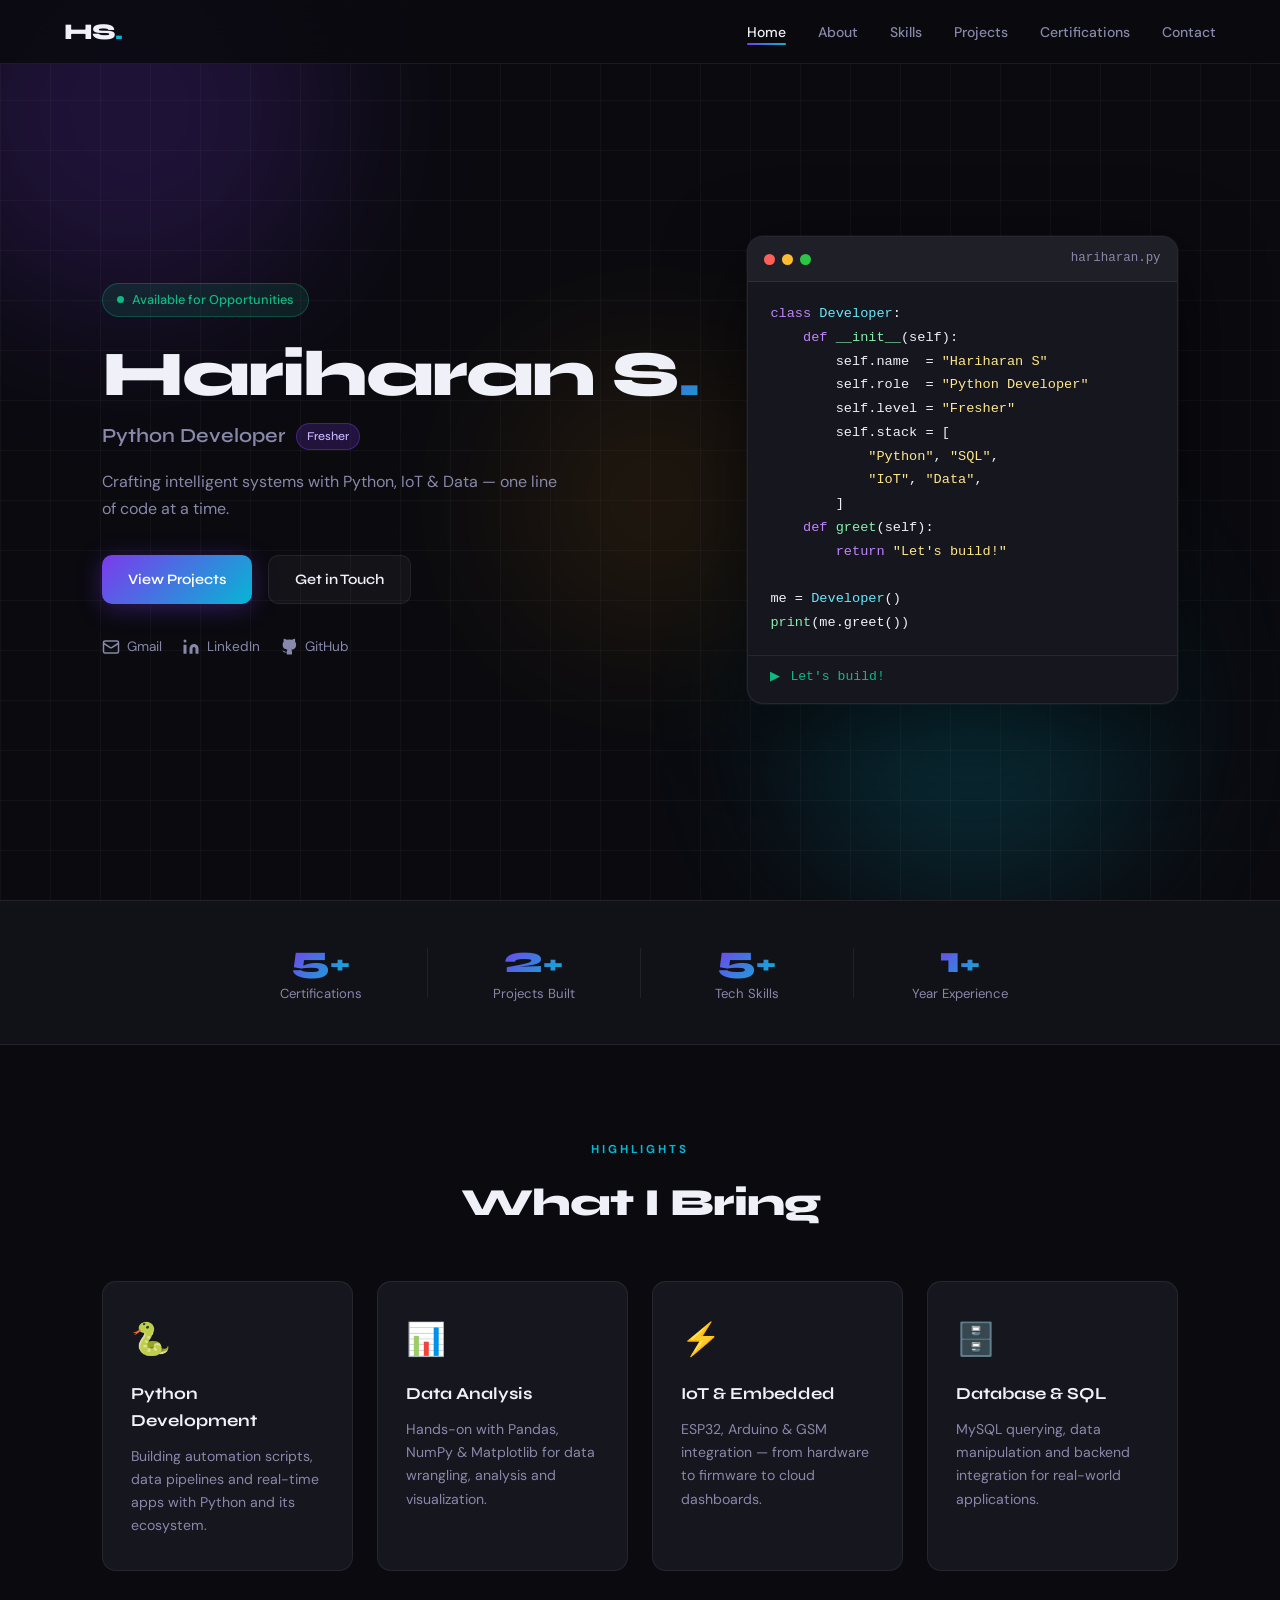
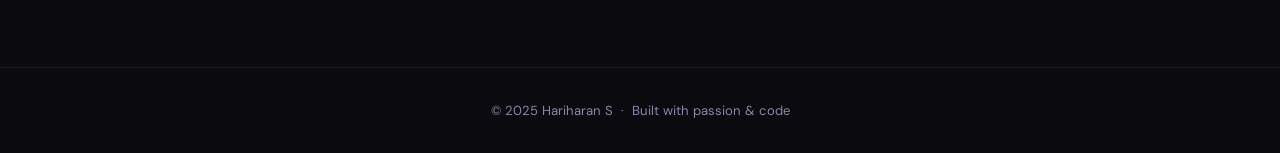
<file: index.html>
<!DOCTYPE html>
<html lang="en">
<head>
<meta charset="UTF-8"/>
<meta name="viewport" content="width=device-width, initial-scale=1.0"/>
<title>Hariharan S — Python Developer</title>
<link rel="preconnect" href="https://fonts.googleapis.com"/>
<link rel="preconnect" href="https://fonts.gstatic.com" crossorigin/>
<link href="https://fonts.googleapis.com/css2?family=Syne:wght@400;600;700;800&family=DM+Sans:ital,wght@0,300;0,400;0,500;1,300&display=swap" rel="stylesheet"/>
<link rel="stylesheet" href="style.css"/>
</head>
<body>

<!-- NAV -->
<nav class="nav">
  <div class="nav-logo">HS<span class="dot">.</span></div>
  <ul class="nav-links">
    <li><a href="index.html" class="active">Home</a></li>
    <li><a href="about.html">About</a></li>
    <li><a href="skills.html">Skills</a></li>
    <li><a href="projects.html">Projects</a></li>
    <li><a href="certifications.html">Certifications</a></li>
    <li><a href="contact.html">Contact</a></li>
  </ul>
  <button class="hamburger" id="hamburger">&#9776;</button>
</nav>

<!-- HERO -->
<section class="hero">
  <div class="hero-bg">
    <div class="blob blob-1"></div>
    <div class="blob blob-2"></div>
    <div class="blob blob-3"></div>
    <div class="grid-overlay"></div>
  </div>

  <div class="hero-content">
    <div class="hero-badge">
      <span class="badge-dot"></span> Available for Opportunities
    </div>
    <h1 class="hero-name">
      <span class="line-reveal">Hariharan S</span><span class="accent delay-1">.</span>
    </h1>
    <p class="hero-role">Python Developer <span class="tag">Fresher</span></p>
    <p class="hero-sub">Crafting intelligent systems with Python, IoT & Data — one line of code at a time.</p>
    <div class="hero-cta">
      <a href="projects.html" class="btn btn-primary">View Projects</a>
      <a href="contact.html" class="btn btn-outline">Get in Touch</a>
    </div>
    <div class="hero-socials">
      <a href="mailto:hariharan.s.career@gmail.com" class="social-link">
        <svg width="18" height="18" viewBox="0 0 24 24" fill="none" stroke="currentColor" stroke-width="2"><rect x="2" y="4" width="20" height="16" rx="2"/><path d="m22 7-8.97 5.7a1.94 1.94 0 0 1-2.06 0L2 7"/></svg>
        Gmail
      </a>
      <a href="https://linkedin.com/in/03-hariharan-s" target="_blank" class="social-link">
        <svg width="18" height="18" viewBox="0 0 24 24" fill="currentColor"><path d="M16 8a6 6 0 0 1 6 6v7h-4v-7a2 2 0 0 0-2-2 2 2 0 0 0-2 2v7h-4v-7a6 6 0 0 1 6-6z"/><rect x="2" y="9" width="4" height="12"/><circle cx="4" cy="4" r="2"/></svg>
        LinkedIn
      </a>
      <a href="https://hariharan-s-dev.github.io" target="_blank" class="social-link">
        <svg width="18" height="18" viewBox="0 0 24 24" fill="currentColor"><path d="M9 19c-5 1.5-5-2.5-7-3m14 6v-3.87a3.37 3.37 0 0 0-.94-2.61c3.14-.35 6.44-1.54 6.44-7A5.44 5.44 0 0 0 20 4.77 5.07 5.07 0 0 0 19.91 1S18.73.65 16 2.48a13.38 13.38 0 0 0-7 0C6.27.65 5.09 1 5.09 1A5.07 5.07 0 0 0 5 4.77a5.44 5.44 0 0 0-1.5 3.78c0 5.42 3.3 6.61 6.44 7A3.37 3.37 0 0 0 9 18.13V22"/></svg>
        GitHub
      </a>
    </div>
  </div>

  <div class="hero-visual">
    <div class="code-card">
      <div class="code-header">
        <span class="dot-r"></span><span class="dot-y"></span><span class="dot-g"></span>
        <span class="code-file">hariharan.py</span>
      </div>
      <pre class="code-body"><span class="kw">class</span> <span class="cn">Developer</span>:
    <span class="kw">def</span> <span class="fn">__init__</span>(self):
        self.name  = <span class="str">"Hariharan S"</span>
        self.role  = <span class="str">"Python Developer"</span>
        self.level = <span class="str">"Fresher"</span>
        self.stack = [
            <span class="str">"Python"</span>, <span class="str">"SQL"</span>,
            <span class="str">"IoT"</span>, <span class="str">"Data"</span>,
        ]
    <span class="kw">def</span> <span class="fn">greet</span>(self):
        <span class="kw">return</span> <span class="str">"Let's build!"</span>

me = <span class="cn">Developer</span>()
<span class="fn">print</span>(me.greet())</pre>
      <div class="code-output">
        <span class="out-arrow">▶</span> <span class="out-text">Let's build!</span>
      </div>
    </div>
  </div>
</section>

<!-- QUICK STATS -->
<section class="stats-strip">
  <div class="stat-item">
    <span class="stat-num">5<span class="plus">+</span></span>
    <span class="stat-label">Certifications</span>
  </div>
  <div class="stat-divider"></div>
  <div class="stat-item">
    <span class="stat-num">2<span class="plus">+</span></span>
    <span class="stat-label">Projects Built</span>
  </div>
  <div class="stat-divider"></div>
  <div class="stat-item">
    <span class="stat-num">5<span class="plus">+</span></span>
    <span class="stat-label">Tech Skills</span>
  </div>
  <div class="stat-divider"></div>
  <div class="stat-item">
    <span class="stat-num">1<span class="plus">+</span></span>
    <span class="stat-label">Year Experience</span>
  </div>
</section>

<!-- FEATURED -->
<section class="featured">
  <div class="section-tag">HIGHLIGHTS</div>
  <h2 class="section-title">What I Bring</h2>
  <div class="cards-grid">
    <div class="feat-card">
      <div class="feat-icon">🐍</div>
      <h3>Python Development</h3>
      <p>Building automation scripts, data pipelines and real-time apps with Python and its ecosystem.</p>
    </div>
    <div class="feat-card">
      <div class="feat-icon">📊</div>
      <h3>Data Analysis</h3>
      <p>Hands-on with Pandas, NumPy & Matplotlib for data wrangling, analysis and visualization.</p>
    </div>
    <div class="feat-card">
      <div class="feat-icon">⚡</div>
      <h3>IoT & Embedded</h3>
      <p>ESP32, Arduino & GSM integration — from hardware to firmware to cloud dashboards.</p>
    </div>
    <div class="feat-card">
      <div class="feat-icon">🗄️</div>
      <h3>Database & SQL</h3>
      <p>MySQL querying, data manipulation and backend integration for real-world applications.</p>
    </div>
  </div>
</section>

<footer class="footer">
  <p>© 2025 Hariharan S &nbsp;·&nbsp; Built with passion &amp; code</p>
</footer>

<script src="nav.js"></script>
</body>
</html>
</file>
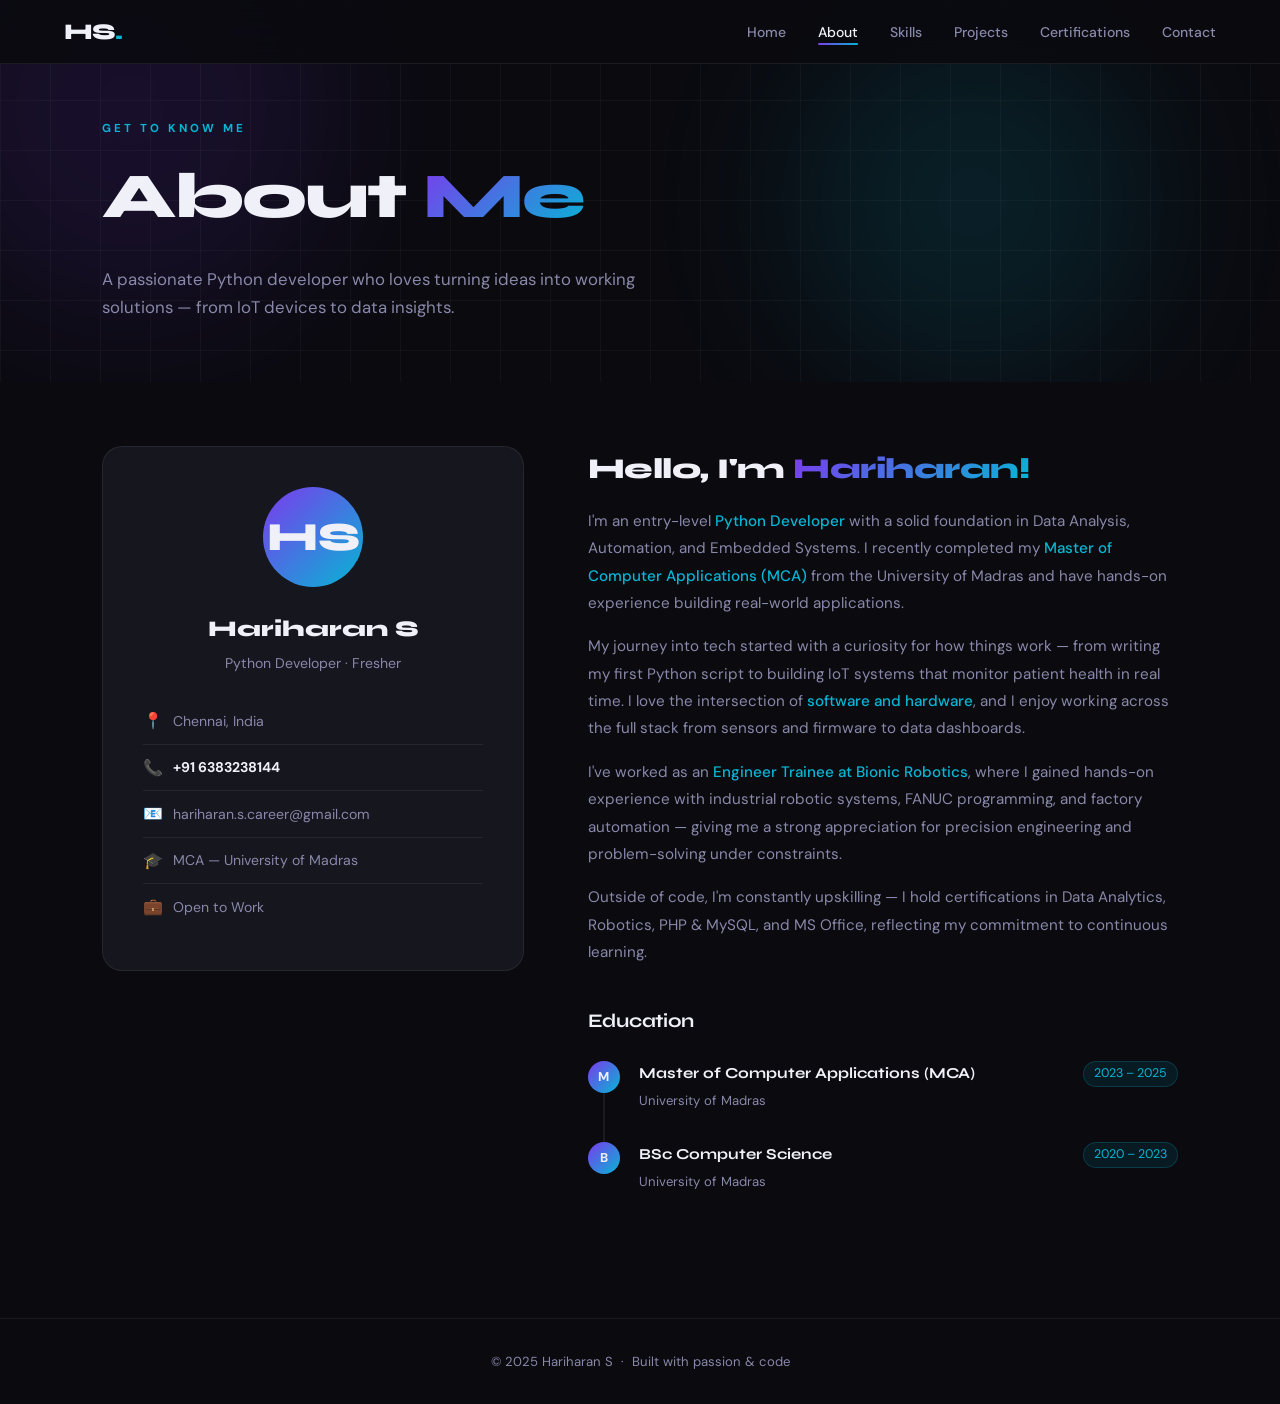
<file: about.html>
<!DOCTYPE html>
<html lang="en">
<head>
<meta charset="UTF-8"/>
<meta name="viewport" content="width=device-width, initial-scale=1.0"/>
<title>About — Hariharan S</title>
<link rel="preconnect" href="https://fonts.googleapis.com"/>
<link rel="preconnect" href="https://fonts.gstatic.com" crossorigin/>
<link href="https://fonts.googleapis.com/css2?family=Syne:wght@400;600;700;800&family=DM+Sans:ital,wght@0,300;0,400;0,500;1,300&display=swap" rel="stylesheet"/>
<link rel="stylesheet" href="style.css"/>
</head>
<body>
<nav class="nav">
  <div class="nav-logo">HS<span class="dot">.</span></div>
  <ul class="nav-links">
    <li><a href="index.html">Home</a></li>
    <li><a href="about.html" class="active">About</a></li>
    <li><a href="skills.html">Skills</a></li>
    <li><a href="projects.html">Projects</a></li>
    <li><a href="certifications.html">Certifications</a></li>
    <li><a href="contact.html">Contact</a></li>
  </ul>
  <button class="hamburger" id="hamburger">&#9776;</button>
</nav>

<section class="page-hero">
  <div class="page-hero-bg">
    <div class="blob blob-1"></div>
    <div class="blob blob-2"></div>
    <div class="grid-overlay"></div>
  </div>
  <div class="page-hero-inner">
    <div class="section-tag">GET TO KNOW ME</div>
    <h1>About <span class="accent">Me</span></h1>
    <p>A passionate Python developer who loves turning ideas into working solutions — from IoT devices to data insights.</p>
  </div>
</section>

<div class="about-grid">
  <!-- Sidebar card -->
  <div class="about-card">
    <div class="avatar-ring">HS</div>
    <h2>Hariharan S</h2>
    <p class="role">Python Developer · Fresher</p>
    <div class="info-row">
      <span class="info-icon">📍</span>
      <span>Chennai, India</span>
    </div>
    <div class="info-row">
      <span class="info-icon">📞</span>
      <strong>+91 6383238144</strong>
    </div>
    <div class="info-row">
      <span class="info-icon">📧</span>
      <span style="word-break:break-all;">hariharan.s.career@gmail.com</span>
    </div>
    <div class="info-row">
      <span class="info-icon">🎓</span>
      <span>MCA — University of Madras</span>
    </div>
    <div class="info-row">
      <span class="info-icon">💼</span>
      <span>Open to Work</span>
    </div>
  </div>

  <!-- Content -->
  <div class="about-content">
    <h2>Hello, I'm <span class="accent">Hariharan!</span></h2>
    <p>
      I'm an entry-level <span class="highlight">Python Developer</span> with a solid foundation in 
      Data Analysis, Automation, and Embedded Systems. I recently completed my 
      <span class="highlight">Master of Computer Applications (MCA)</span> from the University of Madras 
      and have hands-on experience building real-world applications.
    </p>
    <p>
      My journey into tech started with a curiosity for how things work — from writing my first Python script 
      to building IoT systems that monitor patient health in real time. I love the intersection of 
      <span class="highlight">software and hardware</span>, and I enjoy working across the full stack 
      from sensors and firmware to data dashboards.
    </p>
    <p>
      I've worked as an <span class="highlight">Engineer Trainee at Bionic Robotics</span>, where I gained 
      hands-on experience with industrial robotic systems, FANUC programming, and factory automation — 
      giving me a strong appreciation for precision engineering and problem-solving under constraints.
    </p>
    <p>
      Outside of code, I'm constantly upskilling — I hold certifications in Data Analytics, Robotics, 
      PHP & MySQL, and MS Office, reflecting my commitment to continuous learning.
    </p>

    <!-- Education Timeline -->
    <div class="edu-timeline">
      <h3>Education</h3>
      <div class="edu-item">
        <div class="edu-dot">M</div>
        <div class="edu-info">
          <h4>Master of Computer Applications (MCA)</h4>
          <span>University of Madras</span>
        </div>
        <span class="edu-date">2023 – 2025</span>
      </div>
      <div class="edu-item">
        <div class="edu-dot">B</div>
        <div class="edu-info">
          <h4>BSc Computer Science</h4>
          <span>University of Madras</span>
        </div>
        <span class="edu-date">2020 – 2023</span>
      </div>
    </div>
  </div>
</div>

<footer class="footer">
  <p>© 2025 Hariharan S &nbsp;·&nbsp; Built with passion &amp; code</p>
</footer>
<script src="nav.js"></script>
</body>
</html>
</file>
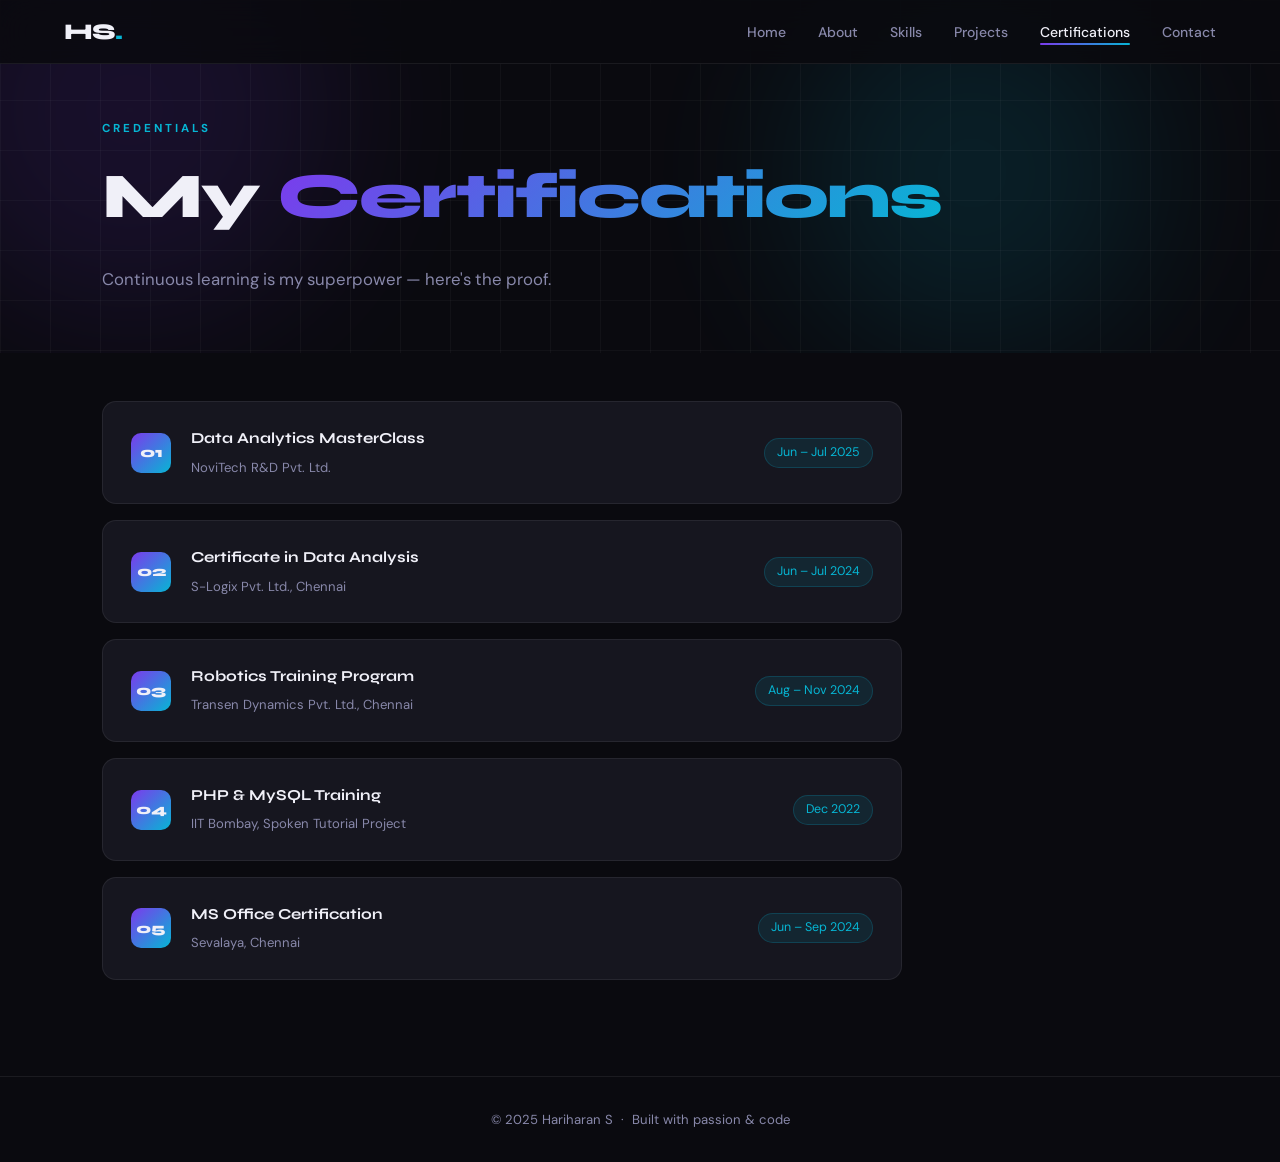
<file: certifications.html>
<!DOCTYPE html>
<html lang="en">
<head>
<meta charset="UTF-8"/>
<meta name="viewport" content="width=device-width, initial-scale=1.0"/>
<title>Certifications — Hariharan S</title>
<link rel="preconnect" href="https://fonts.googleapis.com"/>
<link rel="preconnect" href="https://fonts.gstatic.com" crossorigin/>
<link href="https://fonts.googleapis.com/css2?family=Syne:wght@400;600;700;800&family=DM+Sans:ital,wght@0,300;0,400;0,500;1,300&display=swap" rel="stylesheet"/>
<link rel="stylesheet" href="style.css"/>
</head>
<body>
<nav class="nav">
  <div class="nav-logo">HS<span class="dot">.</span></div>
  <ul class="nav-links">
    <li><a href="index.html">Home</a></li>
    <li><a href="about.html">About</a></li>
    <li><a href="skills.html">Skills</a></li>
    <li><a href="projects.html">Projects</a></li>
    <li><a href="certifications.html" class="active">Certifications</a></li>
    <li><a href="contact.html">Contact</a></li>
  </ul>
  <button class="hamburger" id="hamburger">&#9776;</button>
</nav>

<section class="page-hero">
  <div class="page-hero-bg">
    <div class="blob blob-1"></div>
    <div class="blob blob-2"></div>
    <div class="grid-overlay"></div>
  </div>
  <div class="page-hero-inner">
    <div class="section-tag">CREDENTIALS</div>
    <h1>My <span class="accent">Certifications</span></h1>
    <p>Continuous learning is my superpower — here's the proof.</p>
  </div>
</section>

<section class="certs-section">
  <div class="certs-list">

    <div class="cert-card">
      <div class="cert-num">01</div>
      <div class="cert-info">
        <h4>Data Analytics MasterClass</h4>
        <span>NoviTech R&amp;D Pvt. Ltd.</span>
      </div>
      <span class="cert-date">Jun – Jul 2025</span>
    </div>

    <div class="cert-card">
      <div class="cert-num">02</div>
      <div class="cert-info">
        <h4>Certificate in Data Analysis</h4>
        <span>S-Logix Pvt. Ltd., Chennai</span>
      </div>
      <span class="cert-date">Jun – Jul 2024</span>
    </div>

    <div class="cert-card">
      <div class="cert-num">03</div>
      <div class="cert-info">
        <h4>Robotics Training Program</h4>
        <span>Transen Dynamics Pvt. Ltd., Chennai</span>
      </div>
      <span class="cert-date">Aug – Nov 2024</span>
    </div>

    <div class="cert-card">
      <div class="cert-num">04</div>
      <div class="cert-info">
        <h4>PHP &amp; MySQL Training</h4>
        <span>IIT Bombay, Spoken Tutorial Project</span>
      </div>
      <span class="cert-date">Dec 2022</span>
    </div>

    <div class="cert-card">
      <div class="cert-num">05</div>
      <div class="cert-info">
        <h4>MS Office Certification</h4>
        <span>Sevalaya, Chennai</span>
      </div>
      <span class="cert-date">Jun – Sep 2024</span>
    </div>

  </div>
</section>

<footer class="footer">
  <p>© 2025 Hariharan S &nbsp;·&nbsp; Built with passion &amp; code</p>
</footer>
<script src="nav.js"></script>
</body>
</html>
</file>
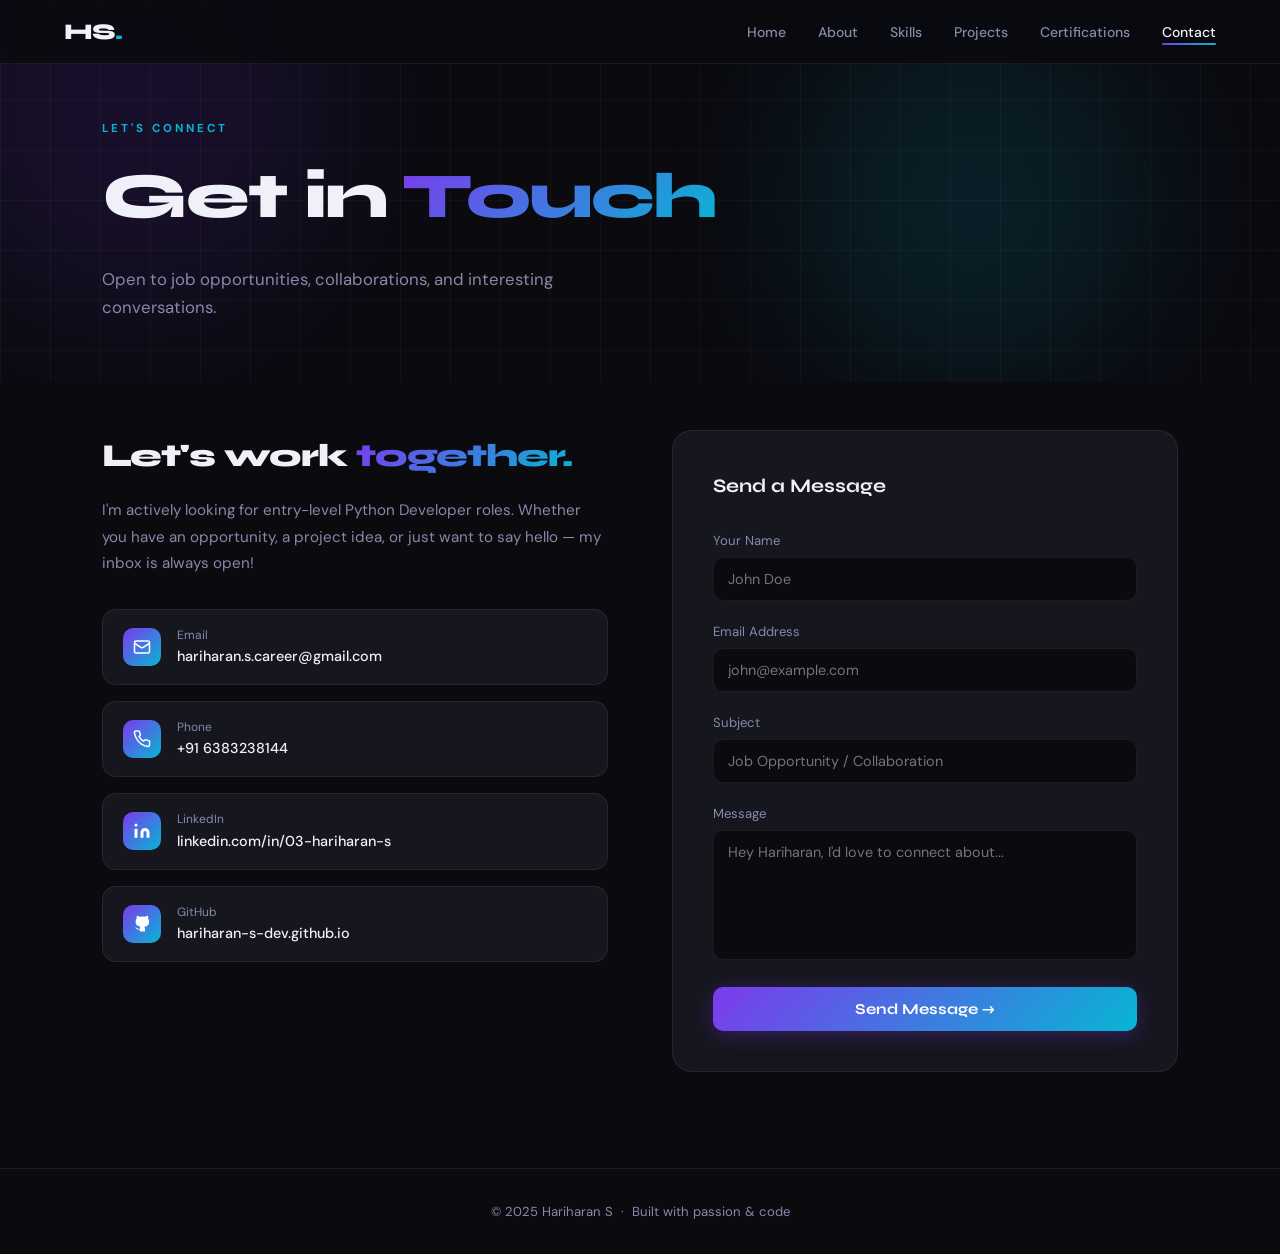
<file: contact.html>
<!DOCTYPE html>
<html lang="en">
<head>
<meta charset="UTF-8"/>
<meta name="viewport" content="width=device-width, initial-scale=1.0"/>
<title>Contact — Hariharan S</title>
<link rel="preconnect" href="https://fonts.googleapis.com"/>
<link rel="preconnect" href="https://fonts.gstatic.com" crossorigin/>
<link href="https://fonts.googleapis.com/css2?family=Syne:wght@400;600;700;800&family=DM+Sans:ital,wght@0,300;0,400;0,500;1,300&display=swap" rel="stylesheet"/>
<link rel="stylesheet" href="style.css"/>
</head>
<body>
<nav class="nav">
  <div class="nav-logo">HS<span class="dot">.</span></div>
  <ul class="nav-links">
    <li><a href="index.html">Home</a></li>
    <li><a href="about.html">About</a></li>
    <li><a href="skills.html">Skills</a></li>
    <li><a href="projects.html">Projects</a></li>
    <li><a href="certifications.html">Certifications</a></li>
    <li><a href="contact.html" class="active">Contact</a></li>
  </ul>
  <button class="hamburger" id="hamburger">&#9776;</button>
</nav>

<section class="page-hero">
  <div class="page-hero-bg">
    <div class="blob blob-1"></div>
    <div class="blob blob-2"></div>
    <div class="grid-overlay"></div>
  </div>
  <div class="page-hero-inner">
    <div class="section-tag">LET'S CONNECT</div>
    <h1>Get in <span class="accent">Touch</span></h1>
    <p>Open to job opportunities, collaborations, and interesting conversations.</p>
  </div>
</section>

<section class="contact-section">
  <div class="contact-info">
    <h2>Let's work <span class="accent">together.</span></h2>
    <p>
      I'm actively looking for entry-level Python Developer roles. Whether you have an opportunity, 
      a project idea, or just want to say hello — my inbox is always open!
    </p>
    <div class="contact-links">
      <a href="mailto:hariharan.s.career@gmail.com" class="contact-link">
        <div class="contact-link-icon">
          <svg width="18" height="18" viewBox="0 0 24 24" fill="none" stroke="white" stroke-width="2"><rect x="2" y="4" width="20" height="16" rx="2"/><path d="m22 7-8.97 5.7a1.94 1.94 0 0 1-2.06 0L2 7"/></svg>
        </div>
        <div class="contact-link-text">
          <span class="contact-link-label">Email</span>
          <span class="contact-link-val">hariharan.s.career@gmail.com</span>
        </div>
      </a>
      <a href="tel:+916383238144" class="contact-link">
        <div class="contact-link-icon">
          <svg width="18" height="18" viewBox="0 0 24 24" fill="none" stroke="white" stroke-width="2"><path d="M22 16.92v3a2 2 0 0 1-2.18 2 19.79 19.79 0 0 1-8.63-3.07A19.5 19.5 0 0 1 4.99 12a19.79 19.79 0 0 1-3.07-8.67A2 2 0 0 1 3.9 1.17h3a2 2 0 0 1 2 1.72 12.84 12.84 0 0 0 .7 2.81 2 2 0 0 1-.45 2.11L8.09 8.91a16 16 0 0 0 6 6l1.27-1.27a2 2 0 0 1 2.11-.45 12.84 12.84 0 0 0 2.81.7A2 2 0 0 1 22 16.92z"/></svg>
        </div>
        <div class="contact-link-text">
          <span class="contact-link-label">Phone</span>
          <span class="contact-link-val">+91 6383238144</span>
        </div>
      </a>
      <a href="https://linkedin.com/in/03-hariharan-s" target="_blank" class="contact-link">
        <div class="contact-link-icon">
          <svg width="18" height="18" viewBox="0 0 24 24" fill="white"><path d="M16 8a6 6 0 0 1 6 6v7h-4v-7a2 2 0 0 0-2-2 2 2 0 0 0-2 2v7h-4v-7a6 6 0 0 1 6-6z"/><rect x="2" y="9" width="4" height="12"/><circle cx="4" cy="4" r="2"/></svg>
        </div>
        <div class="contact-link-text">
          <span class="contact-link-label">LinkedIn</span>
          <span class="contact-link-val">linkedin.com/in/03-hariharan-s</span>
        </div>
      </a>
      <a href="https://hariharan-s-dev.github.io" target="_blank" class="contact-link">
        <div class="contact-link-icon">
          <svg width="18" height="18" viewBox="0 0 24 24" fill="white"><path d="M9 19c-5 1.5-5-2.5-7-3m14 6v-3.87a3.37 3.37 0 0 0-.94-2.61c3.14-.35 6.44-1.54 6.44-7A5.44 5.44 0 0 0 20 4.77 5.07 5.07 0 0 0 19.91 1S18.73.65 16 2.48a13.38 13.38 0 0 0-7 0C6.27.65 5.09 1 5.09 1A5.07 5.07 0 0 0 5 4.77a5.44 5.44 0 0 0-1.5 3.78c0 5.42 3.3 6.61 6.44 7A3.37 3.37 0 0 0 9 18.13V22"/></svg>
        </div>
        <div class="contact-link-text">
          <span class="contact-link-label">GitHub</span>
          <span class="contact-link-val">hariharan-s-dev.github.io</span>
        </div>
      </a>
    </div>
  </div>

  <div class="contact-form">
    <h3>Send a Message</h3>
    <div class="form-group">
      <label>Your Name</label>
      <input type="text" placeholder="John Doe"/>
    </div>
    <div class="form-group">
      <label>Email Address</label>
      <input type="email" placeholder="john@example.com"/>
    </div>
    <div class="form-group">
      <label>Subject</label>
      <input type="text" placeholder="Job Opportunity / Collaboration"/>
    </div>
    <div class="form-group">
      <label>Message</label>
      <textarea placeholder="Hey Hariharan, I'd love to connect about..."></textarea>
    </div>
    <button class="btn-submit" onclick="alert('Thank you! Will get back to you soon 🙌')">Send Message →</button>
  </div>
</section>

<footer class="footer">
  <p>© 2025 Hariharan S &nbsp;·&nbsp; Built with passion &amp; code</p>
</footer>
<script src="nav.js"></script>
</body>
</html>
</file>
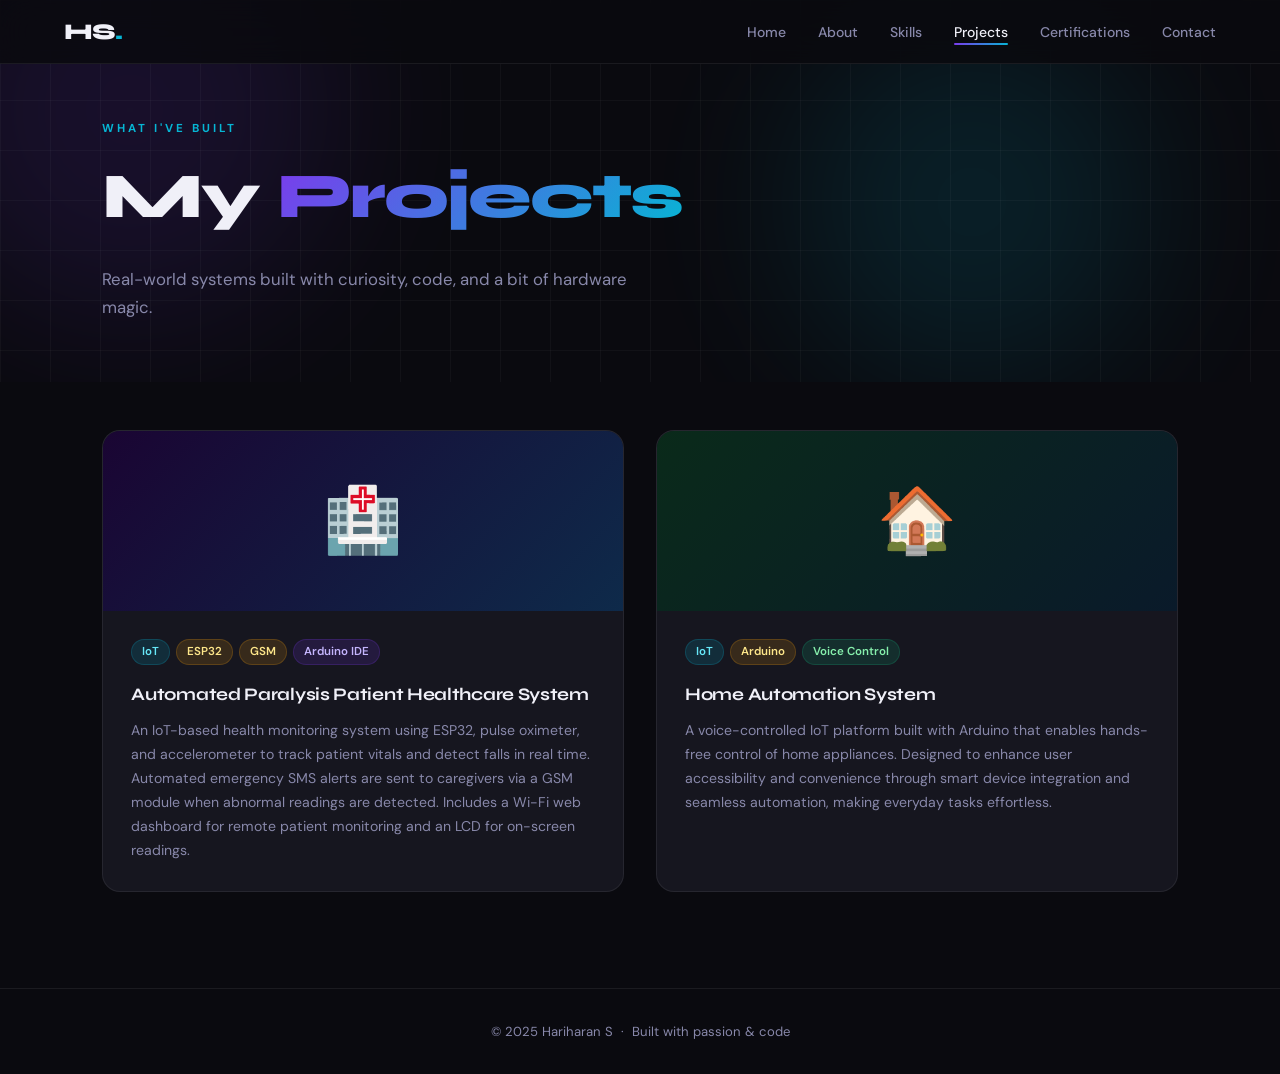
<file: projects.html>
<!DOCTYPE html>
<html lang="en">
<head>
<meta charset="UTF-8"/>
<meta name="viewport" content="width=device-width, initial-scale=1.0"/>
<title>Projects — Hariharan S</title>
<link rel="preconnect" href="https://fonts.googleapis.com"/>
<link rel="preconnect" href="https://fonts.gstatic.com" crossorigin/>
<link href="https://fonts.googleapis.com/css2?family=Syne:wght@400;600;700;800&family=DM+Sans:ital,wght@0,300;0,400;0,500;1,300&display=swap" rel="stylesheet"/>
<link rel="stylesheet" href="style.css"/>
</head>
<body>
<nav class="nav">
  <div class="nav-logo">HS<span class="dot">.</span></div>
  <ul class="nav-links">
    <li><a href="index.html">Home</a></li>
    <li><a href="about.html">About</a></li>
    <li><a href="skills.html">Skills</a></li>
    <li><a href="projects.html" class="active">Projects</a></li>
    <li><a href="certifications.html">Certifications</a></li>
    <li><a href="contact.html">Contact</a></li>
  </ul>
  <button class="hamburger" id="hamburger">&#9776;</button>
</nav>

<section class="page-hero">
  <div class="page-hero-bg">
    <div class="blob blob-1"></div>
    <div class="blob blob-2"></div>
    <div class="grid-overlay"></div>
  </div>
  <div class="page-hero-inner">
    <div class="section-tag">WHAT I'VE BUILT</div>
    <h1>My <span class="accent">Projects</span></h1>
    <p>Real-world systems built with curiosity, code, and a bit of hardware magic.</p>
  </div>
</section>

<section class="projects-section">
  <div class="proj-grid">

    <div class="proj-card">
      <div class="proj-thumb proj-thumb-1">🏥</div>
      <div class="proj-body">
        <div class="proj-tags">
          <span class="proj-tag tag-iot">IoT</span>
          <span class="proj-tag tag-hw">ESP32</span>
          <span class="proj-tag tag-hw">GSM</span>
          <span class="proj-tag tag-py">Arduino IDE</span>
        </div>
        <h3>Automated Paralysis Patient Healthcare System</h3>
        <p>An IoT-based health monitoring system using ESP32, pulse oximeter, and accelerometer to track patient vitals and detect falls in real time. Automated emergency SMS alerts are sent to caregivers via a GSM module when abnormal readings are detected. Includes a Wi-Fi web dashboard for remote patient monitoring and an LCD for on-screen readings.</p>
      </div>
    </div>

    <div class="proj-card">
      <div class="proj-thumb proj-thumb-2">🏠</div>
      <div class="proj-body">
        <div class="proj-tags">
          <span class="proj-tag tag-iot">IoT</span>
          <span class="proj-tag tag-hw">Arduino</span>
          <span class="proj-tag tag-voice">Voice Control</span>
        </div>
        <h3>Home Automation System</h3>
        <p>A voice-controlled IoT platform built with Arduino that enables hands-free control of home appliances. Designed to enhance user accessibility and convenience through smart device integration and seamless automation, making everyday tasks effortless.</p>
      </div>
    </div>

  </div>
</section>

<footer class="footer">
  <p>© 2025 Hariharan S &nbsp;·&nbsp; Built with passion &amp; code</p>
</footer>
<script src="nav.js"></script>
</body>
</html>
</file>
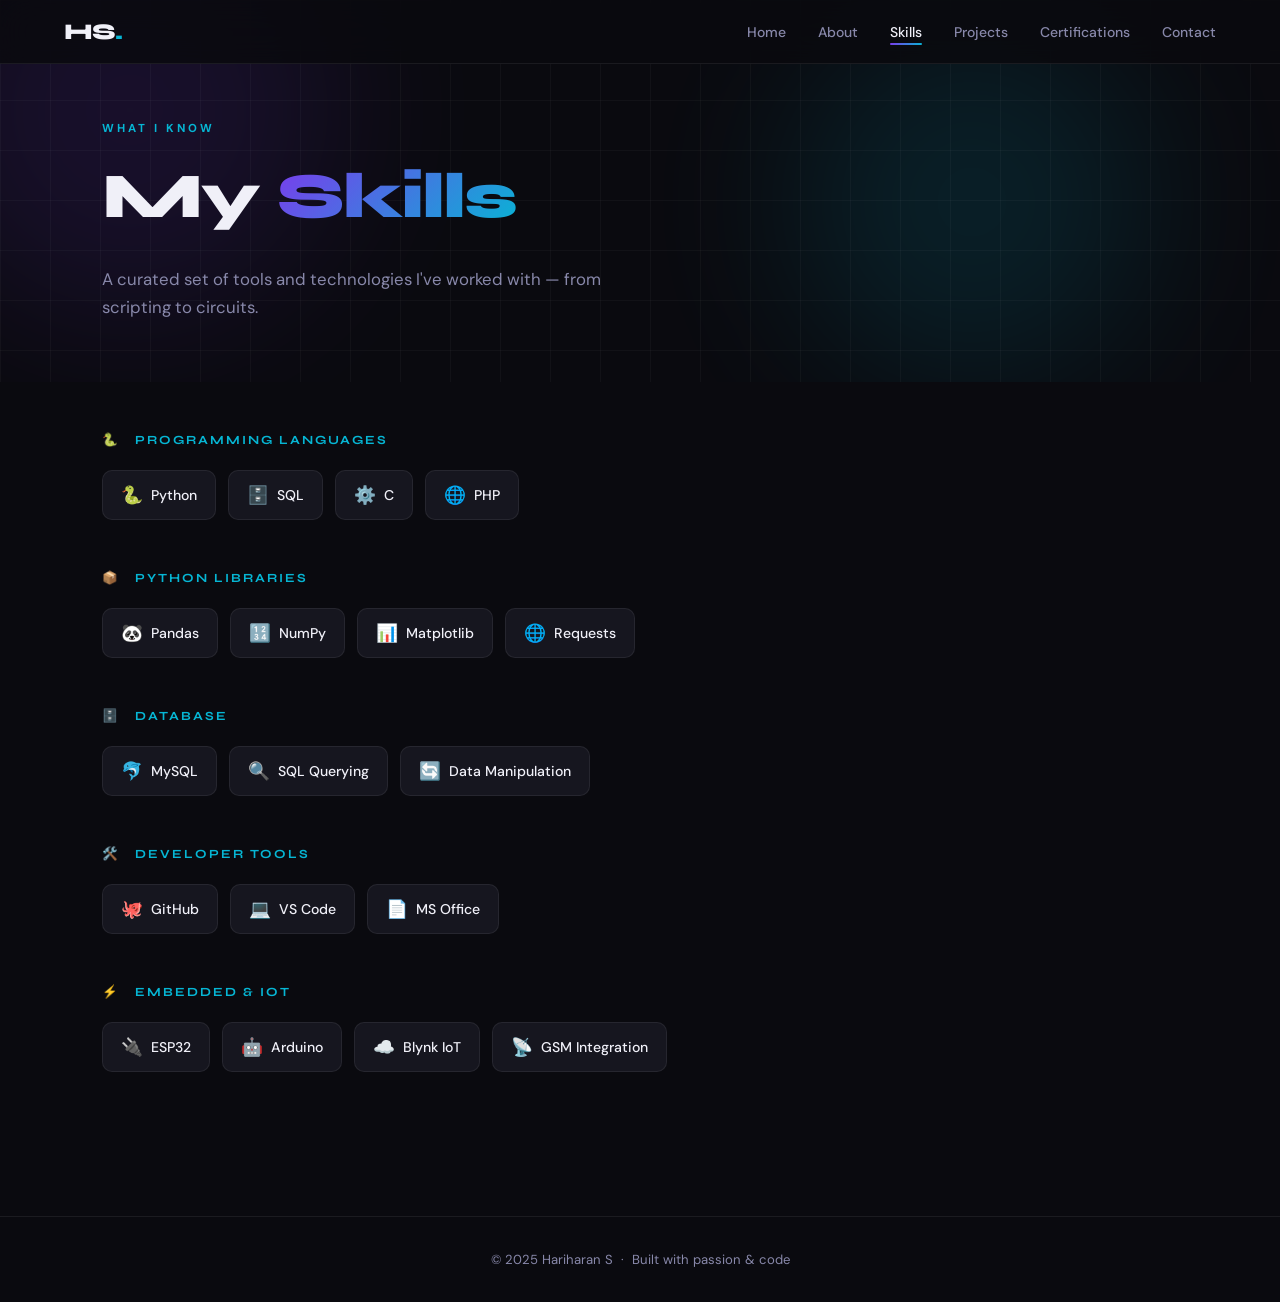
<file: skills.html>
<!DOCTYPE html>
<html lang="en">
<head>
<meta charset="UTF-8"/>
<meta name="viewport" content="width=device-width, initial-scale=1.0"/>
<title>Skills — Hariharan S</title>
<link rel="preconnect" href="https://fonts.googleapis.com"/>
<link rel="preconnect" href="https://fonts.gstatic.com" crossorigin/>
<link href="https://fonts.googleapis.com/css2?family=Syne:wght@400;600;700;800&family=DM+Sans:ital,wght@0,300;0,400;0,500;1,300&display=swap" rel="stylesheet"/>
<link rel="stylesheet" href="style.css"/>
</head>
<body>
<nav class="nav">
  <div class="nav-logo">HS<span class="dot">.</span></div>
  <ul class="nav-links">
    <li><a href="index.html">Home</a></li>
    <li><a href="about.html">About</a></li>
    <li><a href="skills.html" class="active">Skills</a></li>
    <li><a href="projects.html">Projects</a></li>
    <li><a href="certifications.html">Certifications</a></li>
    <li><a href="contact.html">Contact</a></li>
  </ul>
  <button class="hamburger" id="hamburger">&#9776;</button>
</nav>

<section class="page-hero">
  <div class="page-hero-bg">
    <div class="blob blob-1"></div>
    <div class="blob blob-2"></div>
    <div class="grid-overlay"></div>
  </div>
  <div class="page-hero-inner">
    <div class="section-tag">WHAT I KNOW</div>
    <h1>My <span class="accent">Skills</span></h1>
    <p>A curated set of tools and technologies I've worked with — from scripting to circuits.</p>
  </div>
</section>

<section class="skills-section">

  <div class="skills-group">
    <h3>🐍 &nbsp; Programming Languages</h3>
    <div class="skill-chips">
      <div class="chip"><span class="chip-icon">🐍</span> Python</div>
      <div class="chip"><span class="chip-icon">🗄️</span> SQL</div>
      <div class="chip"><span class="chip-icon">⚙️</span> C</div>
      <div class="chip"><span class="chip-icon">🌐</span> PHP</div>
    </div>
  </div>

  <div class="skills-group">
    <h3>📦 &nbsp; Python Libraries</h3>
    <div class="skill-chips">
      <div class="chip"><span class="chip-icon">🐼</span> Pandas</div>
      <div class="chip"><span class="chip-icon">🔢</span> NumPy</div>
      <div class="chip"><span class="chip-icon">📊</span> Matplotlib</div>
      <div class="chip"><span class="chip-icon">🌐</span> Requests</div>
    </div>
  </div>

  <div class="skills-group">
    <h3>🗄️ &nbsp; Database</h3>
    <div class="skill-chips">
      <div class="chip"><span class="chip-icon">🐬</span> MySQL</div>
      <div class="chip"><span class="chip-icon">🔍</span> SQL Querying</div>
      <div class="chip"><span class="chip-icon">🔄</span> Data Manipulation</div>
    </div>
  </div>

  <div class="skills-group">
    <h3>🛠️ &nbsp; Developer Tools</h3>
    <div class="skill-chips">
      <div class="chip"><span class="chip-icon">🐙</span> GitHub</div>
      <div class="chip"><span class="chip-icon">💻</span> VS Code</div>
      <div class="chip"><span class="chip-icon">📄</span> MS Office</div>
    </div>
  </div>

  <div class="skills-group">
    <h3>⚡ &nbsp; Embedded &amp; IoT</h3>
    <div class="skill-chips">
      <div class="chip"><span class="chip-icon">🔌</span> ESP32</div>
      <div class="chip"><span class="chip-icon">🤖</span> Arduino</div>
      <div class="chip"><span class="chip-icon">☁️</span> Blynk IoT</div>
      <div class="chip"><span class="chip-icon">📡</span> GSM Integration</div>
    </div>
  </div>

</section>

<footer class="footer">
  <p>© 2025 Hariharan S &nbsp;·&nbsp; Built with passion &amp; code</p>
</footer>
<script src="nav.js"></script>
</body>
</html>
</file>
<file: style.css>
/* ── RESET & ROOT ──────────────────────────────────────────────────────── */
*, *::before, *::after { box-sizing: border-box; margin: 0; padding: 0; }

:root {
  --bg:       #0a0a0f;
  --bg2:      #111118;
  --surface:  #16161f;
  --border:   rgba(255,255,255,0.07);
  --white:    #f0f0f8;
  --muted:    #8888aa;
  --accent1:  #7c3aed;   /* violet */
  --accent2:  #06b6d4;   /* cyan */
  --accent3:  #f59e0b;   /* amber */
  --accent4:  #10b981;   /* emerald */
  --grad:     linear-gradient(135deg, var(--accent1), var(--accent2));
  --font-head: 'Syne', sans-serif;
  --font-body: 'DM Sans', sans-serif;
  --radius:   14px;
  --transition: 0.3s cubic-bezier(0.4, 0, 0.2, 1);
}

html { scroll-behavior: smooth; }
body {
  background: var(--bg);
  color: var(--white);
  font-family: var(--font-body);
  font-size: 16px;
  line-height: 1.6;
  overflow-x: hidden;
}

a { color: inherit; text-decoration: none; }
ul { list-style: none; }

/* ── SCROLLBAR ─────────────────────────────────────────────────────────── */
::-webkit-scrollbar { width: 5px; }
::-webkit-scrollbar-track { background: var(--bg); }
::-webkit-scrollbar-thumb { background: var(--accent1); border-radius: 99px; }

/* ── NAV ───────────────────────────────────────────────────────────────── */
.nav {
  position: fixed; top: 0; left: 0; right: 0; z-index: 100;
  display: flex; align-items: center; justify-content: space-between;
  padding: 0 5%;
  height: 64px;
  background: rgba(10,10,15,0.85);
  backdrop-filter: blur(18px);
  border-bottom: 1px solid var(--border);
}
.nav-logo {
  font-family: var(--font-head);
  font-size: 1.4rem;
  font-weight: 800;
  letter-spacing: -1px;
}
.nav-logo .dot { color: var(--accent2); }
.nav-links { display: flex; gap: 2rem; }
.nav-links a {
  font-size: 0.875rem;
  font-weight: 500;
  color: var(--muted);
  transition: color var(--transition);
  position: relative;
  padding-bottom: 2px;
}
.nav-links a::after {
  content: '';
  position: absolute; bottom: -2px; left: 0;
  width: 0; height: 2px;
  background: var(--grad);
  transition: width var(--transition);
  border-radius: 99px;
}
.nav-links a:hover,
.nav-links a.active { color: var(--white); }
.nav-links a:hover::after,
.nav-links a.active::after { width: 100%; }
.hamburger {
  display: none;
  background: none; border: none;
  color: var(--white); font-size: 1.4rem; cursor: pointer;
}

/* ── HERO ──────────────────────────────────────────────────────────────── */
.hero {
  min-height: 100vh;
  display: grid;
  grid-template-columns: 1fr 1fr;
  align-items: center;
  gap: 3rem;
  padding: 100px 8% 60px;
  position: relative;
  overflow: hidden;
}
.hero-bg {
  position: absolute; inset: 0; pointer-events: none; z-index: 0;
}
.blob {
  position: absolute; border-radius: 50%;
  filter: blur(80px); opacity: 0.18;
  animation: float 8s ease-in-out infinite;
}
.blob-1 { width: 420px; height: 420px; background: var(--accent1); top: -100px; left: -80px; }
.blob-2 { width: 360px; height: 360px; background: var(--accent2); bottom: 0; right: 10%; animation-delay: -3s; }
.blob-3 { width: 280px; height: 280px; background: var(--accent3); top: 40%; left: 40%; animation-delay: -6s; opacity: 0.1; }
@keyframes float {
  0%,100% { transform: translateY(0) scale(1); }
  50% { transform: translateY(-30px) scale(1.05); }
}
.grid-overlay {
  position: absolute; inset: 0;
  background-image:
    linear-gradient(rgba(255,255,255,0.03) 1px, transparent 1px),
    linear-gradient(90deg, rgba(255,255,255,0.03) 1px, transparent 1px);
  background-size: 50px 50px;
}
.hero-content { position: relative; z-index: 1; }
.hero-visual   { position: relative; z-index: 1; }

.hero-badge {
  display: inline-flex; align-items: center; gap: 8px;
  background: rgba(16,185,129,0.12);
  border: 1px solid rgba(16,185,129,0.3);
  color: var(--accent4);
  padding: 6px 14px; border-radius: 99px;
  font-size: 0.8rem; font-weight: 500;
  margin-bottom: 1.5rem;
}
.badge-dot {
  width: 7px; height: 7px; border-radius: 50%;
  background: var(--accent4);
  animation: pulse 2s ease-in-out infinite;
}
@keyframes pulse {
  0%,100% { box-shadow: 0 0 0 0 rgba(16,185,129,0.4); }
  50% { box-shadow: 0 0 0 6px rgba(16,185,129,0); }
}
.hero-name {
  font-family: var(--font-head);
  font-size: clamp(2.2rem, 5vw, 4.2rem);
  font-weight: 800;
  line-height: 1.05;
  letter-spacing: -2px;
  margin-bottom: 0.75rem;
  display: block;
  white-space: nowrap;
}
.accent { background: var(--grad); -webkit-background-clip: text; -webkit-text-fill-color: transparent; }
.line-reveal { animation: slideUp 0.7s cubic-bezier(0.16,1,0.3,1) both; }
.delay-1 { animation-delay: 0.12s; }
@keyframes slideUp {
  from { opacity:0; transform: translateY(30px); }
  to   { opacity:1; transform: translateY(0); }
}
.hero-role {
  font-family: var(--font-head);
  font-size: 1.25rem;
  font-weight: 600;
  color: var(--muted);
  margin-bottom: 1rem;
  display: flex; align-items: center; gap: 10px;
}
.tag {
  font-size: 0.75rem;
  background: rgba(124,58,237,0.2);
  border: 1px solid rgba(124,58,237,0.4);
  color: #c4b5fd;
  padding: 3px 10px; border-radius: 99px;
  font-weight: 500;
}
.hero-sub {
  font-size: 1rem;
  color: var(--muted);
  max-width: 460px;
  line-height: 1.7;
  margin-bottom: 2rem;
}
.hero-cta { display: flex; gap: 1rem; margin-bottom: 2rem; flex-wrap: wrap; }
.btn {
  display: inline-flex; align-items: center; gap: 8px;
  padding: 12px 26px; border-radius: 10px;
  font-family: var(--font-head);
  font-size: 0.9rem; font-weight: 600;
  transition: all var(--transition); cursor: pointer;
}
.btn-primary {
  background: var(--grad); color: #fff;
  box-shadow: 0 4px 24px rgba(124,58,237,0.35);
}
.btn-primary:hover { transform: translateY(-2px); box-shadow: 0 8px 32px rgba(124,58,237,0.5); }
.btn-outline {
  border: 1px solid var(--border); color: var(--white);
  background: rgba(255,255,255,0.04);
}
.btn-outline:hover { border-color: rgba(255,255,255,0.2); background: rgba(255,255,255,0.08); transform: translateY(-2px); }

.hero-socials { display: flex; gap: 1.25rem; flex-wrap: wrap; }
.social-link {
  display: inline-flex; align-items: center; gap: 7px;
  font-size: 0.85rem; color: var(--muted);
  transition: color var(--transition);
}
.social-link:hover { color: var(--accent2); }

/* CODE CARD */
.code-card {
  background: var(--surface);
  border: 1px solid var(--border);
  border-radius: 16px;
  overflow: hidden;
  box-shadow: 0 24px 80px rgba(0,0,0,0.5), 0 0 0 1px rgba(255,255,255,0.05);
  animation: slideUp 0.8s cubic-bezier(0.16,1,0.3,1) 0.2s both;
}
.code-header {
  display: flex; align-items: center; gap: 7px;
  padding: 12px 16px;
  background: rgba(255,255,255,0.04);
  border-bottom: 1px solid var(--border);
}
.dot-r { width:11px;height:11px;border-radius:50%;background:#ff5f57; }
.dot-y { width:11px;height:11px;border-radius:50%;background:#febc2e; }
.dot-g { width:11px;height:11px;border-radius:50%;background:#28c840; }
.code-file {
  margin-left: auto; font-size: 0.78rem;
  color: var(--muted); font-family: 'Courier New', monospace;
}
.code-body {
  padding: 20px 22px;
  font-family: 'Courier New', monospace;
  font-size: 0.85rem; line-height: 1.75;
  white-space: pre;
}
.kw  { color: #c084fc; }
.cn  { color: #67e8f9; }
.fn  { color: #86efac; }
.str { color: #fde68a; }
.code-output {
  padding: 10px 22px 16px;
  border-top: 1px solid var(--border);
  display: flex; align-items: center; gap: 10px;
  font-family: 'Courier New', monospace; font-size: 0.82rem;
}
.out-arrow { color: var(--accent4); }
.out-text   { color: var(--accent4); }

/* ── STATS STRIP ───────────────────────────────────────────────────────── */
.stats-strip {
  display: flex; align-items: center; justify-content: center;
  gap: 0; padding: 2.5rem 8%;
  background: var(--bg2);
  border-top: 1px solid var(--border);
  border-bottom: 1px solid var(--border);
}
.stat-item {
  display: flex; flex-direction: column; align-items: center;
  flex: 1; max-width: 180px;
}
.stat-num {
  font-family: var(--font-head);
  font-size: 2.4rem; font-weight: 800;
  background: var(--grad);
  -webkit-background-clip: text; -webkit-text-fill-color: transparent;
  line-height: 1;
}
.plus { font-size: 1.6rem; }
.stat-label { font-size: 0.82rem; color: var(--muted); margin-top: 4px; }
.stat-divider { width: 1px; height: 50px; background: var(--border); margin: 0 1rem; }

/* ── FEATURED ──────────────────────────────────────────────────────────── */
.featured {
  padding: 6rem 8%;
  text-align: center;
}
.section-tag {
  font-size: 0.72rem; font-weight: 700; letter-spacing: 3px;
  color: var(--accent2);
  margin-bottom: 0.75rem;
}
.section-title {
  font-family: var(--font-head);
  font-size: clamp(1.8rem, 3vw, 2.6rem);
  font-weight: 800; letter-spacing: -1px;
  margin-bottom: 3rem;
}
.cards-grid {
  display: grid;
  grid-template-columns: repeat(auto-fit, minmax(220px, 1fr));
  gap: 1.5rem;
  text-align: left;
}
.feat-card {
  background: var(--surface);
  border: 1px solid var(--border);
  border-radius: var(--radius);
  padding: 2rem 1.75rem;
  transition: all var(--transition);
}
.feat-card:hover {
  transform: translateY(-5px);
  border-color: rgba(124,58,237,0.4);
  box-shadow: 0 16px 40px rgba(0,0,0,0.3);
}
.feat-icon { font-size: 2rem; margin-bottom: 1rem; }
.feat-card h3 {
  font-family: var(--font-head);
  font-size: 1.05rem; font-weight: 700;
  margin-bottom: 0.6rem;
}
.feat-card p { font-size: 0.88rem; color: var(--muted); line-height: 1.65; }

/* ── PAGE HERO (inner pages) ───────────────────────────────────────────── */
.page-hero {
  padding: 120px 8% 60px;
  position: relative; overflow: hidden;
}
.page-hero-bg {
  position: absolute; inset: 0; pointer-events: none;
}
.page-hero-bg .blob { opacity: 0.12; }
.page-hero-inner { position: relative; z-index: 1; }
.page-hero .section-tag { margin-bottom: 0.5rem; }
.page-hero h1 {
  font-family: var(--font-head);
  font-size: clamp(2.5rem, 5vw, 4rem);
  font-weight: 800; letter-spacing: -2px;
  margin-bottom: 1rem;
}
.page-hero p {
  font-size: 1.05rem; color: var(--muted);
  max-width: 540px; line-height: 1.7;
}

/* ── ABOUT PAGE ───────────────────────────────────────────────────────── */
.about-grid {
  display: grid;
  grid-template-columns: 1fr 1.4fr;
  gap: 4rem; align-items: start;
  padding: 4rem 8% 6rem;
}
.about-card {
  background: var(--surface);
  border: 1px solid var(--border);
  border-radius: 20px;
  padding: 2.5rem;
  position: sticky; top: 90px;
}
.avatar-ring {
  width: 100px; height: 100px;
  border-radius: 50%;
  background: var(--grad);
  display: flex; align-items: center; justify-content: center;
  font-family: var(--font-head);
  font-size: 2.5rem; font-weight: 800;
  margin: 0 auto 1.5rem;
}
.about-card h2 {
  font-family: var(--font-head);
  font-size: 1.4rem; font-weight: 800;
  text-align: center; margin-bottom: 0.3rem;
}
.about-card .role { text-align:center; color: var(--muted); font-size: 0.88rem; margin-bottom: 1.5rem; }
.info-row {
  display: flex; align-items: center; gap: 10px;
  padding: 10px 0;
  border-bottom: 1px solid var(--border);
  font-size: 0.88rem; color: var(--muted);
}
.info-row:last-child { border-bottom: none; }
.info-row strong { color: var(--white); }
.info-icon { font-size: 1rem; width: 20px; text-align:center; }

.about-content h2 {
  font-family: var(--font-head);
  font-size: 1.8rem; font-weight: 800;
  margin-bottom: 1rem; letter-spacing: -0.5px;
}
.about-content p {
  color: var(--muted); line-height: 1.8; margin-bottom: 1rem; font-size: 0.95rem;
}
.highlight { color: var(--accent2); font-weight: 500; }

.edu-timeline { margin-top: 2.5rem; }
.edu-timeline h3 {
  font-family: var(--font-head);
  font-size: 1.2rem; font-weight: 700;
  margin-bottom: 1.5rem; letter-spacing: -0.3px;
}
.edu-item {
  display: flex; gap: 1.2rem;
  padding-bottom: 1.8rem;
  position: relative;
}
.edu-item::before {
  content: '';
  position: absolute; left: 15px; top: 30px;
  width: 2px; height: calc(100% - 10px);
  background: var(--border);
}
.edu-item:last-child::before { display: none; }
.edu-dot {
  width: 32px; height: 32px; min-width: 32px;
  border-radius: 50%;
  background: var(--grad);
  display: flex; align-items: center; justify-content: center;
  font-size: 0.8rem; font-weight: 700;
  z-index: 1;
}
.edu-info h4 {
  font-family: var(--font-head);
  font-size: 0.95rem; font-weight: 700;
  margin-bottom: 2px;
}
.edu-info span { font-size: 0.82rem; color: var(--muted); }
.edu-date {
  margin-left: auto;
  font-size: 0.78rem; color: var(--accent2);
  background: rgba(6,182,212,0.1);
  border: 1px solid rgba(6,182,212,0.2);
  padding: 2px 10px; border-radius: 99px;
  white-space: nowrap; height: fit-content;
}

/* ── SKILLS PAGE ───────────────────────────────────────────────────────── */
.skills-section { padding: 3rem 8% 6rem; }
.skills-group { margin-bottom: 3rem; }
.skills-group h3 {
  font-family: var(--font-head);
  font-size: 1rem; font-weight: 700;
  color: var(--accent2);
  letter-spacing: 2px; font-size: 0.78rem;
  text-transform: uppercase;
  margin-bottom: 1.25rem;
}
.skill-chips { display: flex; flex-wrap: wrap; gap: 0.75rem; }
.chip {
  display: flex; align-items: center; gap: 8px;
  background: var(--surface);
  border: 1px solid var(--border);
  padding: 10px 18px; border-radius: 10px;
  font-size: 0.88rem; font-weight: 500;
  transition: all var(--transition);
  cursor: default;
}
.chip:hover {
  border-color: rgba(124,58,237,0.5);
  background: rgba(124,58,237,0.08);
  transform: translateY(-2px);
  box-shadow: 0 6px 20px rgba(124,58,237,0.2);
}
.chip-icon { font-size: 1.1rem; }

/* ── PROJECTS PAGE ─────────────────────────────────────────────────────── */
.projects-section { padding: 3rem 8% 6rem; }
.proj-grid {
  display: grid;
  grid-template-columns: repeat(auto-fit, minmax(300px, 1fr));
  gap: 2rem;
}
.proj-card {
  background: var(--surface);
  border: 1px solid var(--border);
  border-radius: 18px;
  overflow: hidden;
  transition: all var(--transition);
}
.proj-card:hover {
  transform: translateY(-6px);
  box-shadow: 0 20px 60px rgba(0,0,0,0.4);
  border-color: rgba(124,58,237,0.3);
}
.proj-thumb {
  height: 180px;
  display: flex; align-items: center; justify-content: center;
  font-size: 4rem;
  position: relative; overflow: hidden;
}
.proj-thumb-1 { background: linear-gradient(135deg, #1a0533, #0e2a4a); }
.proj-thumb-2 { background: linear-gradient(135deg, #0a2a1a, #0a1a2a); }
.proj-body { padding: 1.75rem; }
.proj-tags { display: flex; flex-wrap: wrap; gap: 6px; margin-bottom: 1rem; }
.proj-tag {
  font-size: 0.72rem; font-weight: 600;
  padding: 3px 10px; border-radius: 99px;
}
.tag-iot   { background: rgba(6,182,212,0.15); color: #67e8f9; border: 1px solid rgba(6,182,212,0.2); }
.tag-py    { background: rgba(124,58,237,0.15); color: #c4b5fd; border: 1px solid rgba(124,58,237,0.2); }
.tag-hw    { background: rgba(245,158,11,0.15); color: #fde68a; border: 1px solid rgba(245,158,11,0.2); }
.tag-voice { background: rgba(16,185,129,0.15); color: #86efac; border: 1px solid rgba(16,185,129,0.2); }
.proj-body h3 {
  font-family: var(--font-head);
  font-size: 1.1rem; font-weight: 700;
  margin-bottom: 0.6rem; letter-spacing: -0.3px;
}
.proj-body p { font-size: 0.88rem; color: var(--muted); line-height: 1.7; }

/* ── CERTIFICATIONS PAGE ───────────────────────────────────────────────── */
.certs-section { padding: 3rem 8% 6rem; }
.certs-list { display: grid; gap: 1rem; max-width: 800px; }
.cert-card {
  background: var(--surface);
  border: 1px solid var(--border);
  border-radius: var(--radius);
  padding: 1.5rem 1.75rem;
  display: flex; align-items: center; gap: 1.25rem;
  transition: all var(--transition);
}
.cert-card:hover {
  border-color: rgba(124,58,237,0.35);
  transform: translateX(6px);
  background: rgba(124,58,237,0.04);
}
.cert-num {
  width: 40px; height: 40px; min-width: 40px;
  border-radius: 10px;
  background: var(--grad);
  display: flex; align-items: center; justify-content: center;
  font-family: var(--font-head);
  font-size: 0.9rem; font-weight: 800;
}
.cert-info { flex: 1; }
.cert-info h4 {
  font-family: var(--font-head);
  font-size: 0.95rem; font-weight: 700;
  margin-bottom: 3px;
}
.cert-info span { font-size: 0.82rem; color: var(--muted); }
.cert-date {
  font-size: 0.78rem; color: var(--accent2);
  background: rgba(6,182,212,0.1);
  border: 1px solid rgba(6,182,212,0.2);
  padding: 4px 12px; border-radius: 99px;
  white-space: nowrap;
}

/* ── CONTACT PAGE ──────────────────────────────────────────────────────── */
.contact-section {
  padding: 3rem 8% 6rem;
  display: grid;
  grid-template-columns: 1fr 1fr;
  gap: 4rem; align-items: start;
}
.contact-info h2 {
  font-family: var(--font-head);
  font-size: 2rem; font-weight: 800;
  letter-spacing: -1px; margin-bottom: 1rem;
}
.contact-info p { color: var(--muted); line-height: 1.75; margin-bottom: 2rem; font-size: 0.95rem; }
.contact-links { display: flex; flex-direction: column; gap: 1rem; }
.contact-link {
  display: flex; align-items: center; gap: 1rem;
  padding: 1rem 1.25rem;
  background: var(--surface);
  border: 1px solid var(--border);
  border-radius: var(--radius);
  transition: all var(--transition);
  font-size: 0.9rem;
}
.contact-link:hover {
  border-color: rgba(124,58,237,0.4);
  transform: translateX(5px);
}
.contact-link-icon {
  width: 38px; height: 38px;
  border-radius: 10px;
  background: var(--grad);
  display: flex; align-items: center; justify-content: center;
  flex-shrink: 0;
}
.contact-link-text { display: flex; flex-direction: column; }
.contact-link-label { font-size: 0.75rem; color: var(--muted); }
.contact-link-val { font-weight: 500; font-size: 0.9rem; }

.contact-form {
  background: var(--surface);
  border: 1px solid var(--border);
  border-radius: 20px;
  padding: 2.5rem;
}
.contact-form h3 {
  font-family: var(--font-head);
  font-size: 1.2rem; font-weight: 700;
  margin-bottom: 1.75rem;
}
.form-group { margin-bottom: 1.25rem; }
.form-group label { display: block; font-size: 0.82rem; color: var(--muted); margin-bottom: 6px; }
.form-group input,
.form-group textarea {
  width: 100%;
  background: var(--bg);
  border: 1px solid var(--border);
  color: var(--white);
  padding: 12px 14px;
  border-radius: 10px;
  font-family: var(--font-body);
  font-size: 0.9rem;
  transition: border-color var(--transition);
  outline: none;
  resize: none;
}
.form-group input:focus,
.form-group textarea:focus {
  border-color: rgba(124,58,237,0.5);
  box-shadow: 0 0 0 3px rgba(124,58,237,0.1);
}
.form-group textarea { height: 130px; }
.btn-submit {
  width: 100%;
  background: var(--grad);
  color: #fff;
  border: none;
  padding: 13px;
  border-radius: 10px;
  font-family: var(--font-head);
  font-size: 0.95rem; font-weight: 700;
  cursor: pointer;
  transition: all var(--transition);
  box-shadow: 0 4px 20px rgba(124,58,237,0.3);
}
.btn-submit:hover { opacity: 0.9; transform: translateY(-2px); }

/* ── FOOTER ────────────────────────────────────────────────────────────── */
.footer {
  text-align: center;
  padding: 2rem;
  border-top: 1px solid var(--border);
  font-size: 0.82rem; color: var(--muted);
}

/* ── RESPONSIVE ────────────────────────────────────────────────────────── */
@media (max-width: 900px) {
  .hero { grid-template-columns: 1fr; padding-top: 120px; text-align: center; }
  .hero-content { order: 1; }
  .hero-visual  { order: 2; }
  .hero-name { align-items: center; }
  .hero-cta  { justify-content: center; }
  .hero-socials { justify-content: center; }
  .hero-sub  { margin: 0 auto 2rem; }
  .about-grid { grid-template-columns: 1fr; }
  .about-card { position: static; }
  .contact-section { grid-template-columns: 1fr; }
  .nav-links { display: none; }
  .hamburger { display: block; }
  .nav-links.open {
    display: flex; flex-direction: column;
    position: fixed; top: 64px; left: 0; right: 0;
    background: rgba(10,10,15,0.97);
    padding: 1.5rem 5%;
    border-bottom: 1px solid var(--border);
    gap: 1rem;
  }
}
@media (max-width: 520px) {
  .stats-strip { flex-wrap: wrap; gap: 1.5rem; }
  .stat-divider { display: none; }
}
</file>
